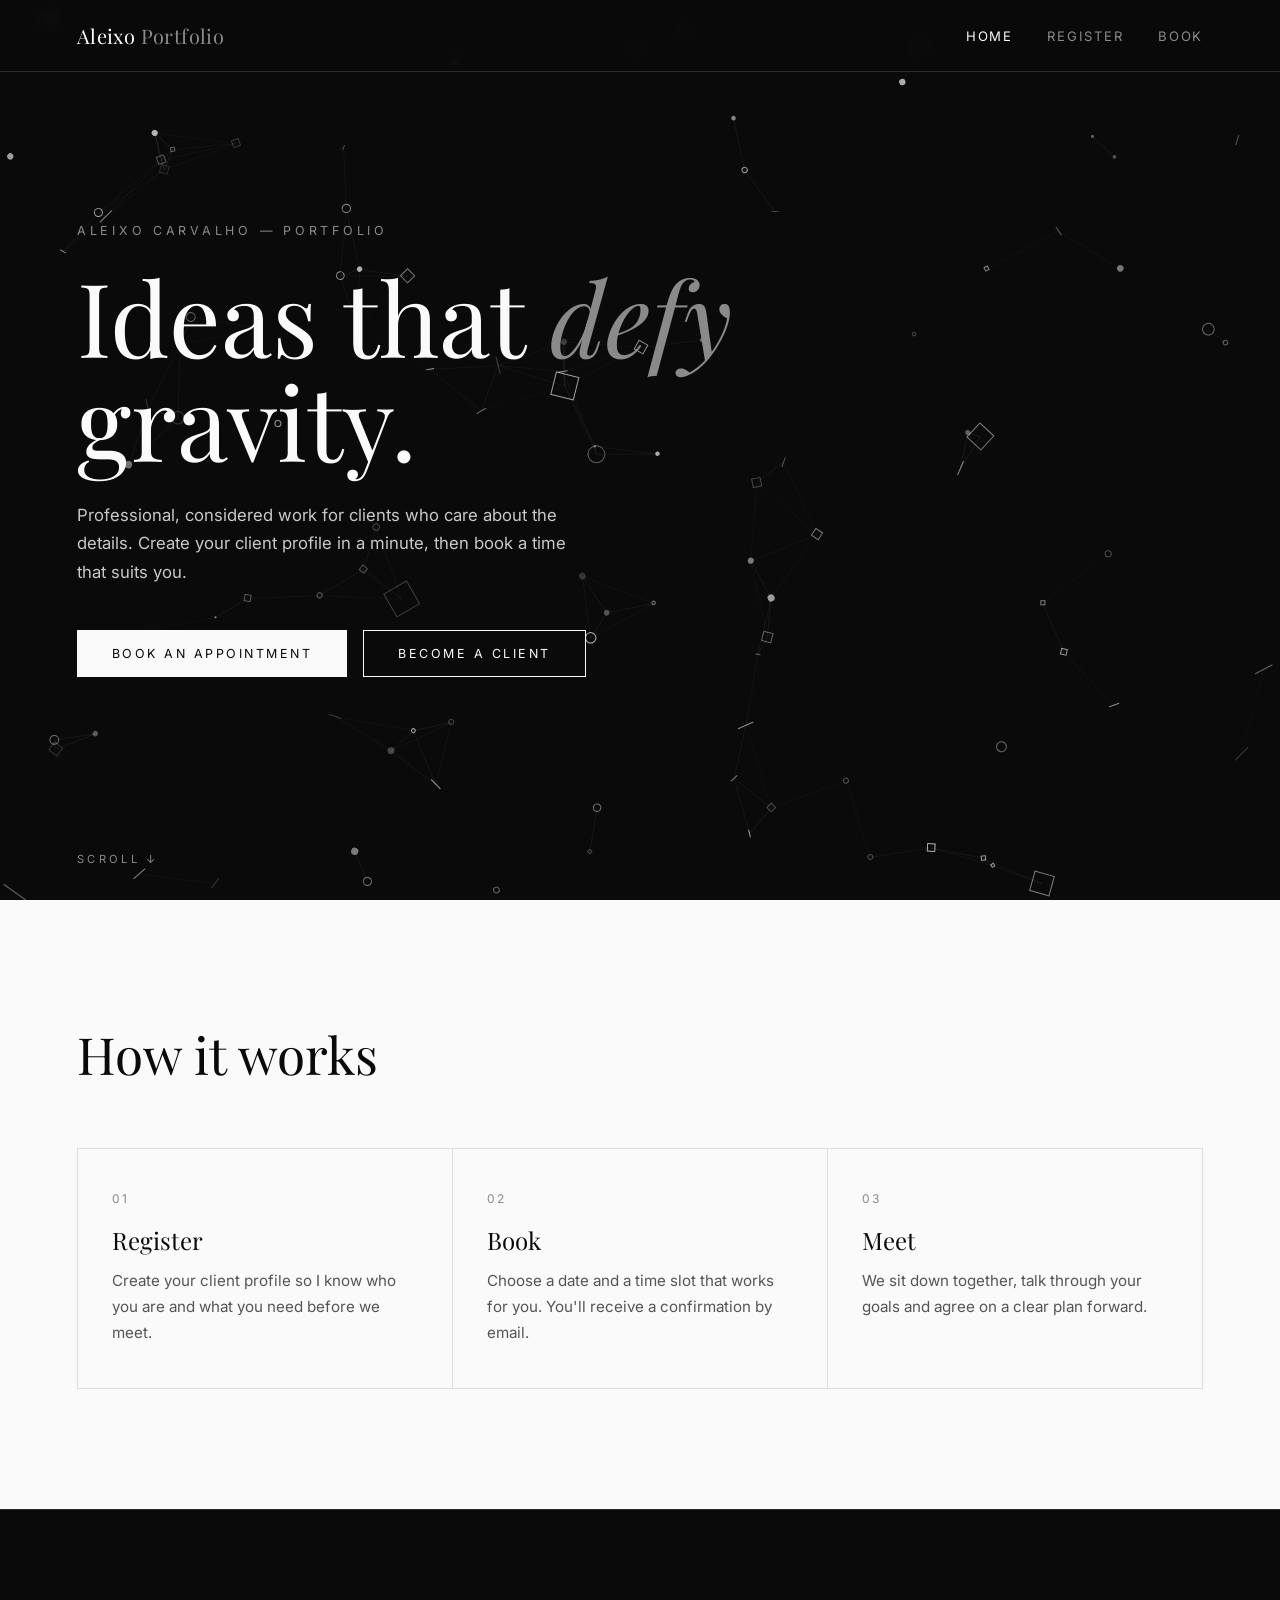
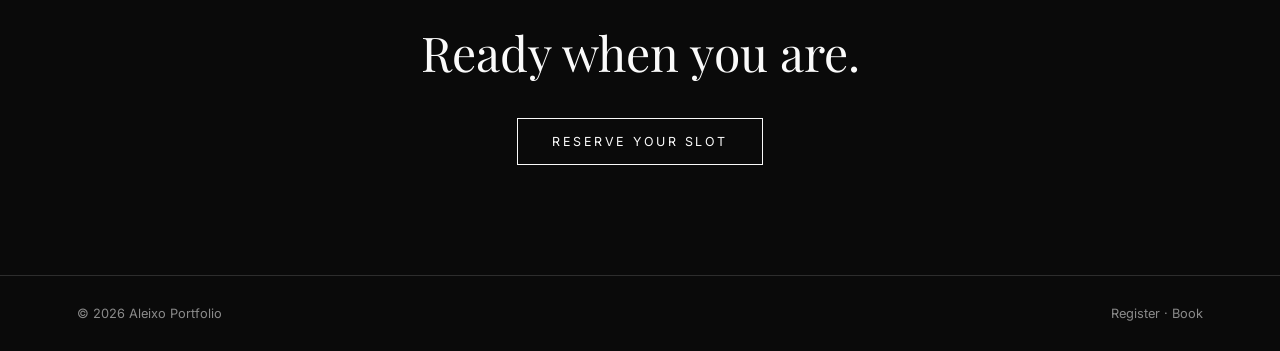
<file: index.html>
<!DOCTYPE html>
<html lang="en">
<head>
<meta charset="UTF-8">
<meta name="viewport" content="width=device-width, initial-scale=1.0">
<title>Aleixo Portfolio</title>
<meta name="description" content="Aleixo Portfolio — register as a client and book an appointment.">
<link rel="preconnect" href="https://fonts.googleapis.com">
<link href="https://fonts.googleapis.com/css2?family=Inter:wght@300;400;500&family=Playfair+Display:ital@0;1&display=swap" rel="stylesheet">
<link rel="stylesheet" href="style.css">
</head>
<body>
<canvas id="gravity" aria-hidden="true"></canvas>

<nav class="nav">
  <a href="index.html" class="logo">Aleixo <span>Portfolio</span></a>
  <button class="burger" aria-label="Menu">☰</button>
  <ul>
    <li><a href="index.html" class="active">Home</a></li>
    <li><a href="register.html">Register</a></li>
    <li><a href="booking.html">Book</a></li>
  </ul>
</nav>

<header class="hero">
  <div class="eyebrow">Aleixo Carvalho — Portfolio</div>
  <h1>Ideas that <em>defy</em> gravity.</h1>
  <p>Professional, considered work for clients who care about the details. Create your client profile in a minute, then book a time that suits you.</p>
  <div class="cta">
    <a href="booking.html" class="btn solid">Book an appointment</a>
    <a href="register.html" class="btn">Become a client</a>
  </div>
  <div class="scroll-hint">Scroll ↓</div>
</header>

<section class="block">
  <h2>How it works</h2>
  <div class="grid">
    <div class="card"><div class="num">01</div><h3>Register</h3><p>Create your client profile so I know who you are and what you need before we meet.</p></div>
    <div class="card"><div class="num">02</div><h3>Book</h3><p>Choose a date and a time slot that works for you. You'll receive a confirmation by email.</p></div>
    <div class="card"><div class="num">03</div><h3>Meet</h3><p>We sit down together, talk through your goals and agree on a clear plan forward.</p></div>
  </div>
</section>

<section class="band">
  <h2>Ready when you are.</h2>
  <a href="booking.html" class="btn">Reserve your slot</a>
</section>

<footer>
  <span>© <span id="yr"></span> Aleixo Portfolio</span>
  <span><a href="register.html">Register</a> · <a href="booking.html">Book</a></span>
</footer>

<script src="gravity.js"></script>
<script>document.getElementById('yr').textContent = new Date().getFullYear();</script>
</body>
</html>
</file>
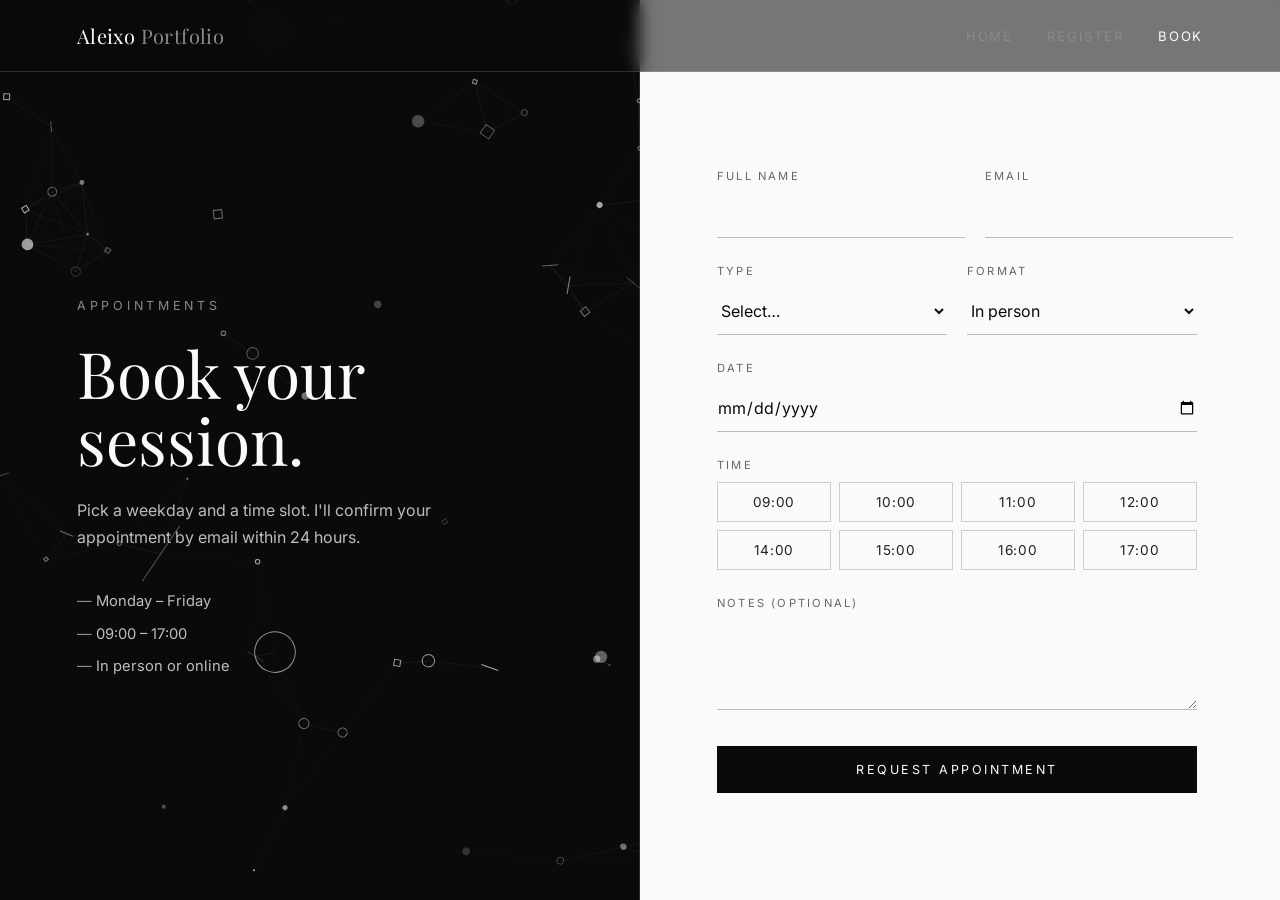
<file: booking.html>
<!DOCTYPE html>
<html lang="en">
<head>
<meta charset="UTF-8">
<meta name="viewport" content="width=device-width, initial-scale=1.0">
<title>Book an appointment — Aleixo Portfolio</title>
<link rel="preconnect" href="https://fonts.googleapis.com">
<link href="https://fonts.googleapis.com/css2?family=Inter:wght@300;400;500&family=Playfair+Display:ital@0;1&display=swap" rel="stylesheet">
<link rel="stylesheet" href="style.css">
</head>
<body>
<canvas id="gravity" aria-hidden="true"></canvas>

<nav class="nav">
  <a href="index.html" class="logo">Aleixo <span>Portfolio</span></a>
  <button class="burger" aria-label="Menu">☰</button>
  <ul>
    <li><a href="index.html">Home</a></li>
    <li><a href="register.html">Register</a></li>
    <li><a href="booking.html" class="active">Book</a></li>
  </ul>
</nav>

<main class="page">
  <div class="side">
    <div class="eyebrow">Appointments</div>
    <h1>Book your session.</h1>
    <p>Pick a weekday and a time slot. I'll confirm your appointment by email within 24 hours.</p>
    <ul>
      <li>Monday – Friday</li>
      <li>09:00 – 17:00</li>
      <li>In person or online</li>
    </ul>
  </div>
  <div class="formwrap">
    <form data-skybase="appointments" data-table="appointments" data-subject="New appointment request — Aleixo Portfolio" data-slots="1"
          data-thanks="Your appointment request has been sent. You'll receive a confirmation by email shortly.">
      <div class="row">
        <div class="field"><label for="name">Full name</label><input id="name" name="name" required autocomplete="name"></div>
        <div class="field"><label for="email">Email</label><input id="email" type="email" name="email" required autocomplete="email"></div>
      </div>
      <div class="row">
        <div class="field"><label for="service">Type</label>
          <select id="service" name="service" required>
            <option value="">Select…</option>
            <option>Consultation</option>
            <option>Project meeting</option>
            <option>Follow-up</option>
          </select></div>
        <div class="field"><label for="mode">Format</label>
          <select id="mode" name="format" required>
            <option>In person</option>
            <option>Online</option>
          </select></div>
      </div>
      <div class="field"><label for="date">Date</label><input id="date" type="date" name="date" required></div>
      <div class="field"><label>Time</label>
        <div class="slots">
          <label><input type="radio" name="time" value="09:00"><span>09:00</span></label>
          <label><input type="radio" name="time" value="10:00"><span>10:00</span></label>
          <label><input type="radio" name="time" value="11:00"><span>11:00</span></label>
          <label><input type="radio" name="time" value="12:00"><span>12:00</span></label>
          <label><input type="radio" name="time" value="14:00"><span>14:00</span></label>
          <label><input type="radio" name="time" value="15:00"><span>15:00</span></label>
          <label><input type="radio" name="time" value="16:00"><span>16:00</span></label>
          <label><input type="radio" name="time" value="17:00"><span>17:00</span></label>
        </div>
      </div>
      <div class="field"><label for="msg">Notes (optional)</label><textarea id="msg" name="notes"></textarea></div>
      <button type="submit" class="btn">Request appointment</button>
      <div class="error" role="alert"></div>
    </form>
  </div>
</main>

<script src="gravity.js"></script>
<!-- Skybase: saves submissions into the Aleixo Portfolio database -->
<script src="http://127.0.0.1:4000/skybase.js" data-project="sb_xp7ztt3jmj" data-key="pk_nyuvjsyb539cy6w9zksk"></script>
<script src="forms.js"></script>
</body>
</html>
</file>
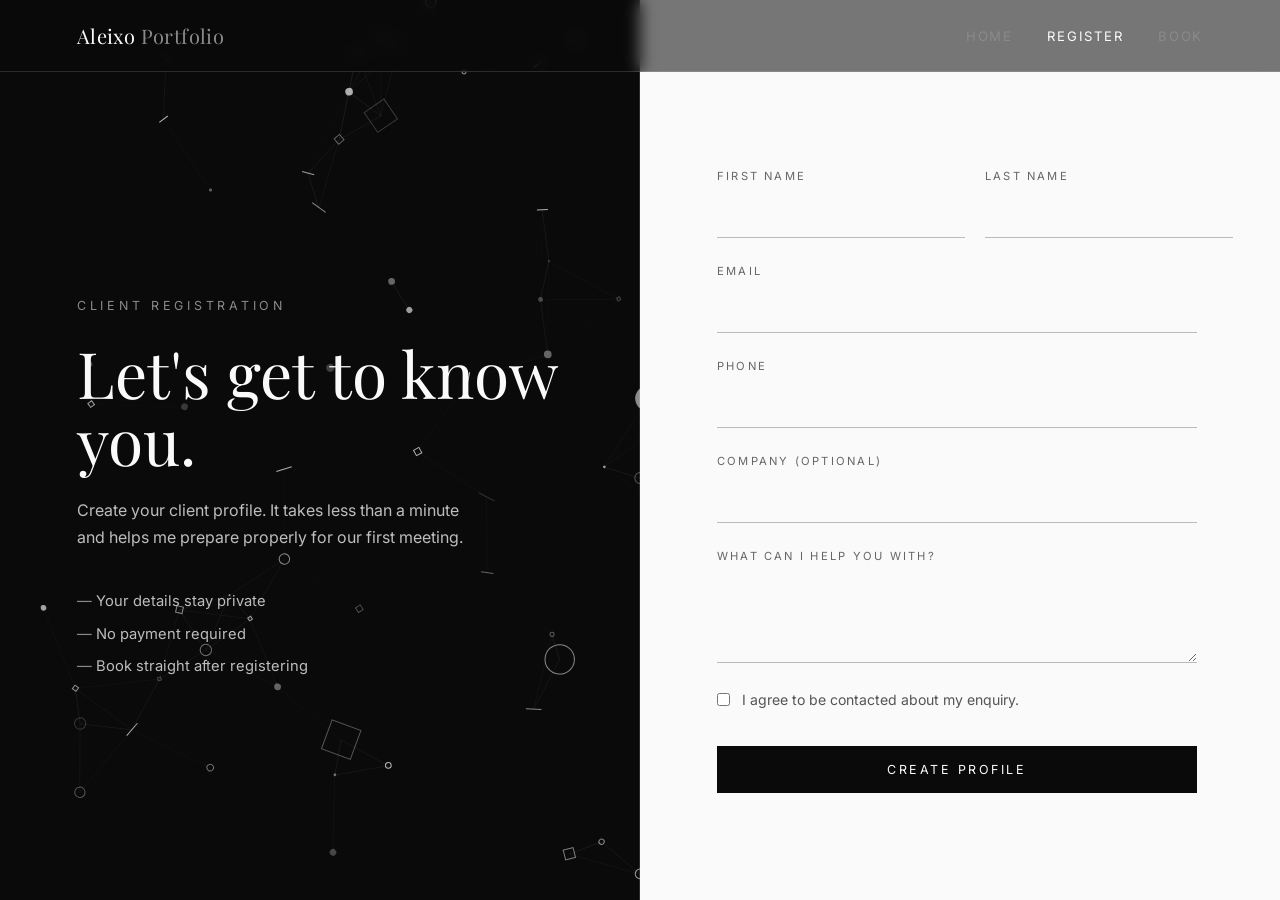
<file: register.html>
<!DOCTYPE html>
<html lang="en">
<head>
<meta charset="UTF-8">
<meta name="viewport" content="width=device-width, initial-scale=1.0">
<title>Register — Aleixo Portfolio</title>
<link rel="preconnect" href="https://fonts.googleapis.com">
<link href="https://fonts.googleapis.com/css2?family=Inter:wght@300;400;500&family=Playfair+Display:ital@0;1&display=swap" rel="stylesheet">
<link rel="stylesheet" href="style.css">
</head>
<body>
<canvas id="gravity" aria-hidden="true"></canvas>

<nav class="nav">
  <a href="index.html" class="logo">Aleixo <span>Portfolio</span></a>
  <button class="burger" aria-label="Menu">☰</button>
  <ul>
    <li><a href="index.html">Home</a></li>
    <li><a href="register.html" class="active">Register</a></li>
    <li><a href="booking.html">Book</a></li>
  </ul>
</nav>

<main class="page">
  <div class="side">
    <div class="eyebrow">Client registration</div>
    <h1>Let's get to know you.</h1>
    <p>Create your client profile. It takes less than a minute and helps me prepare properly for our first meeting.</p>
    <ul>
      <li>Your details stay private</li>
      <li>No payment required</li>
      <li>Book straight after registering</li>
    </ul>
  </div>
  <div class="formwrap">
    <form data-skybase="clients" data-table="clients" data-subject="New client registration — Aleixo Portfolio"
          data-thanks="Your registration has been received. You can now book your first appointment.">
      <div class="row">
        <div class="field"><label for="first">First name</label><input id="first" name="first_name" required autocomplete="given-name"></div>
        <div class="field"><label for="last">Last name</label><input id="last" name="last_name" required autocomplete="family-name"></div>
      </div>
      <div class="field"><label for="email">Email</label><input id="email" type="email" name="email" required autocomplete="email"></div>
      <div class="field"><label for="phone">Phone</label><input id="phone" type="tel" name="phone" required autocomplete="tel" pattern="[0-9+\(\)\s\-]{7,}"></div>
      <div class="field"><label for="company">Company (optional)</label><input id="company" name="company" autocomplete="organization"></div>
      <div class="field"><label for="notes">What can I help you with?</label><textarea id="notes" name="notes"></textarea></div>
      <div class="field check"><input type="checkbox" id="consent" name="consent" value="yes" required><span>I agree to be contacted about my enquiry.</span></div>
      <button type="submit" class="btn">Create profile</button>
      <div class="error" role="alert"></div>
    </form>
  </div>
</main>

<script src="gravity.js"></script>
<!-- Skybase: saves submissions into the Aleixo Portfolio database -->
<script src="http://127.0.0.1:4000/skybase.js" data-project="sb_xp7ztt3jmj" data-key="pk_nyuvjsyb539cy6w9zksk"></script>
<script src="forms.js"></script>
</body>
</html>
</file>
<file: style.css>
:root{
  --black:#0a0a0a; --white:#fafafa; --grey:#8a8a8a; --line:rgba(255,255,255,.14);
  --font:'Inter',system-ui,-apple-system,Segoe UI,Roboto,sans-serif;
  --serif:'Playfair Display',Georgia,serif;
}
*{box-sizing:border-box;margin:0;padding:0}
html,body{background:var(--black);color:var(--white);font-family:var(--font);-webkit-font-smoothing:antialiased}
a{color:inherit;text-decoration:none}

/* NAV */
.nav{position:fixed;inset:0 0 auto 0;z-index:10;display:flex;justify-content:space-between;align-items:center;
  padding:22px 6vw;backdrop-filter:blur(8px);background:rgba(10,10,10,.55);border-bottom:1px solid var(--line)}
.logo{font-family:var(--serif);font-size:1.25rem;letter-spacing:.02em}
.logo span{color:var(--grey)}
.nav ul{display:flex;gap:34px;list-style:none;font-size:.82rem;letter-spacing:.14em;text-transform:uppercase}
.nav ul a{color:var(--grey);transition:color .2s}
.nav ul a:hover,.nav ul a.active{color:var(--white)}
.burger{display:none;background:none;border:0;color:var(--white);font-size:1.4rem;cursor:pointer}

/* HERO */
#gravity{position:fixed;inset:0;z-index:0;display:block}
.hero{position:relative;z-index:1;min-height:100vh;display:flex;flex-direction:column;justify-content:center;padding:0 6vw;pointer-events:none}
.hero > *{pointer-events:auto}
.eyebrow{font-size:.78rem;letter-spacing:.3em;text-transform:uppercase;color:var(--grey);margin-bottom:26px}
.hero h1{font-family:var(--serif);font-weight:400;font-size:clamp(2.8rem,8vw,7rem);line-height:1.02;max-width:12ch}
.hero h1 em{font-style:italic;color:var(--grey)}
.hero p{max-width:46ch;margin-top:28px;color:#c9c9c9;line-height:1.7;font-size:1.05rem}
.cta{display:flex;gap:16px;margin-top:44px;flex-wrap:wrap}
.btn{display:inline-block;padding:15px 34px;border:1px solid var(--white);font-size:.78rem;letter-spacing:.2em;
  text-transform:uppercase;transition:background .25s,color .25s;cursor:pointer;font-family:var(--font)}
.btn.solid{background:var(--white);color:var(--black)}
.btn:hover{background:var(--white);color:var(--black)}
.btn.solid:hover{background:transparent;color:var(--white)}
.scroll-hint{position:absolute;bottom:34px;left:6vw;font-size:.7rem;letter-spacing:.3em;color:var(--grey);text-transform:uppercase}

/* SECTIONS */
section.block{position:relative;z-index:1;background:var(--white);color:var(--black);padding:120px 6vw}
.block h2{font-family:var(--serif);font-weight:400;font-size:clamp(2rem,4vw,3.2rem);margin-bottom:60px}
.grid{display:grid;grid-template-columns:repeat(auto-fit,minmax(240px,1fr));gap:1px;background:#ddd;border:1px solid #ddd}
.card{background:var(--white);padding:42px 34px}
.card .num{font-size:.75rem;letter-spacing:.2em;color:var(--grey)}
.card h3{font-family:var(--serif);font-weight:400;font-size:1.5rem;margin:18px 0 12px}
.card p{color:#555;line-height:1.7;font-size:.95rem}
.band{position:relative;z-index:1;background:var(--black);text-align:center;padding:110px 6vw;border-top:1px solid var(--line)}
.band h2{font-family:var(--serif);font-weight:400;font-size:clamp(2rem,4vw,3rem);margin-bottom:34px}
footer{position:relative;z-index:1;background:var(--black);border-top:1px solid var(--line);padding:30px 6vw;
  display:flex;justify-content:space-between;color:var(--grey);font-size:.8rem;flex-wrap:wrap;gap:10px}

/* FORM PAGES */
.page{position:relative;z-index:1;min-height:100vh;display:grid;grid-template-columns:1fr 1fr}
.page .side{padding:160px 6vw 80px;display:flex;flex-direction:column;justify-content:center;border-right:1px solid var(--line)}
.page .side h1{font-family:var(--serif);font-weight:400;font-size:clamp(2.4rem,5vw,4.4rem);line-height:1.05}
.page .side p{color:#bdbdbd;margin-top:24px;line-height:1.7;max-width:40ch}
.page .side ul{margin-top:34px;list-style:none;color:#bdbdbd;line-height:2.2;font-size:.92rem}
.page .side ul li::before{content:"— ";color:var(--grey)}
.page .formwrap{background:var(--white);color:var(--black);padding:160px 6vw 80px;display:flex;align-items:center}
form{width:100%;max-width:480px}
.row{display:grid;grid-template-columns:1fr 1fr;gap:20px}
.field{margin-bottom:26px;display:flex;flex-direction:column}
label{font-size:.7rem;letter-spacing:.2em;text-transform:uppercase;color:#666;margin-bottom:10px}
input,select,textarea{font-family:var(--font);font-size:1rem;padding:12px 0;border:0;border-bottom:1px solid #bbb;
  background:transparent;color:var(--black);outline:none;transition:border-color .2s;border-radius:0}
input:focus,select:focus,textarea:focus{border-bottom-color:var(--black)}
textarea{resize:vertical;min-height:90px}
.check{flex-direction:row;align-items:flex-start;gap:12px;font-size:.88rem;color:#555;line-height:1.5}
.check input{margin-top:4px;accent-color:#000}
form .btn{width:100%;background:var(--black);color:var(--white);border-color:var(--black);margin-top:10px}
form .btn:hover{background:transparent;color:var(--black)}
.slots{display:grid;grid-template-columns:repeat(4,1fr);gap:8px}
.slots label{margin:0}
.slots input{display:none}
.slots span{display:block;text-align:center;padding:11px 0;border:1px solid #ccc;font-size:.85rem;cursor:pointer;
  letter-spacing:.05em;color:#222;text-transform:none;transition:all .15s}
.slots input:checked + span{background:var(--black);color:var(--white);border-color:var(--black)}
.slots span:hover{border-color:var(--black)}
.error{color:#b00020;font-size:.8rem;margin-top:6px;min-height:1em}

@media (max-width:860px){
  .nav ul{display:none;position:absolute;top:100%;left:0;right:0;flex-direction:column;gap:0;background:var(--black);border-bottom:1px solid var(--line)}
  .nav ul.open{display:flex}
  .nav ul li a{display:block;padding:18px 6vw;border-top:1px solid var(--line)}
  .burger{display:block}
  .page{grid-template-columns:1fr}
  .page .side{padding:130px 6vw 50px;border-right:0}
  .page .formwrap{padding:60px 6vw}
  .row{grid-template-columns:1fr}
  .slots{grid-template-columns:repeat(3,1fr)}
}
</file>
